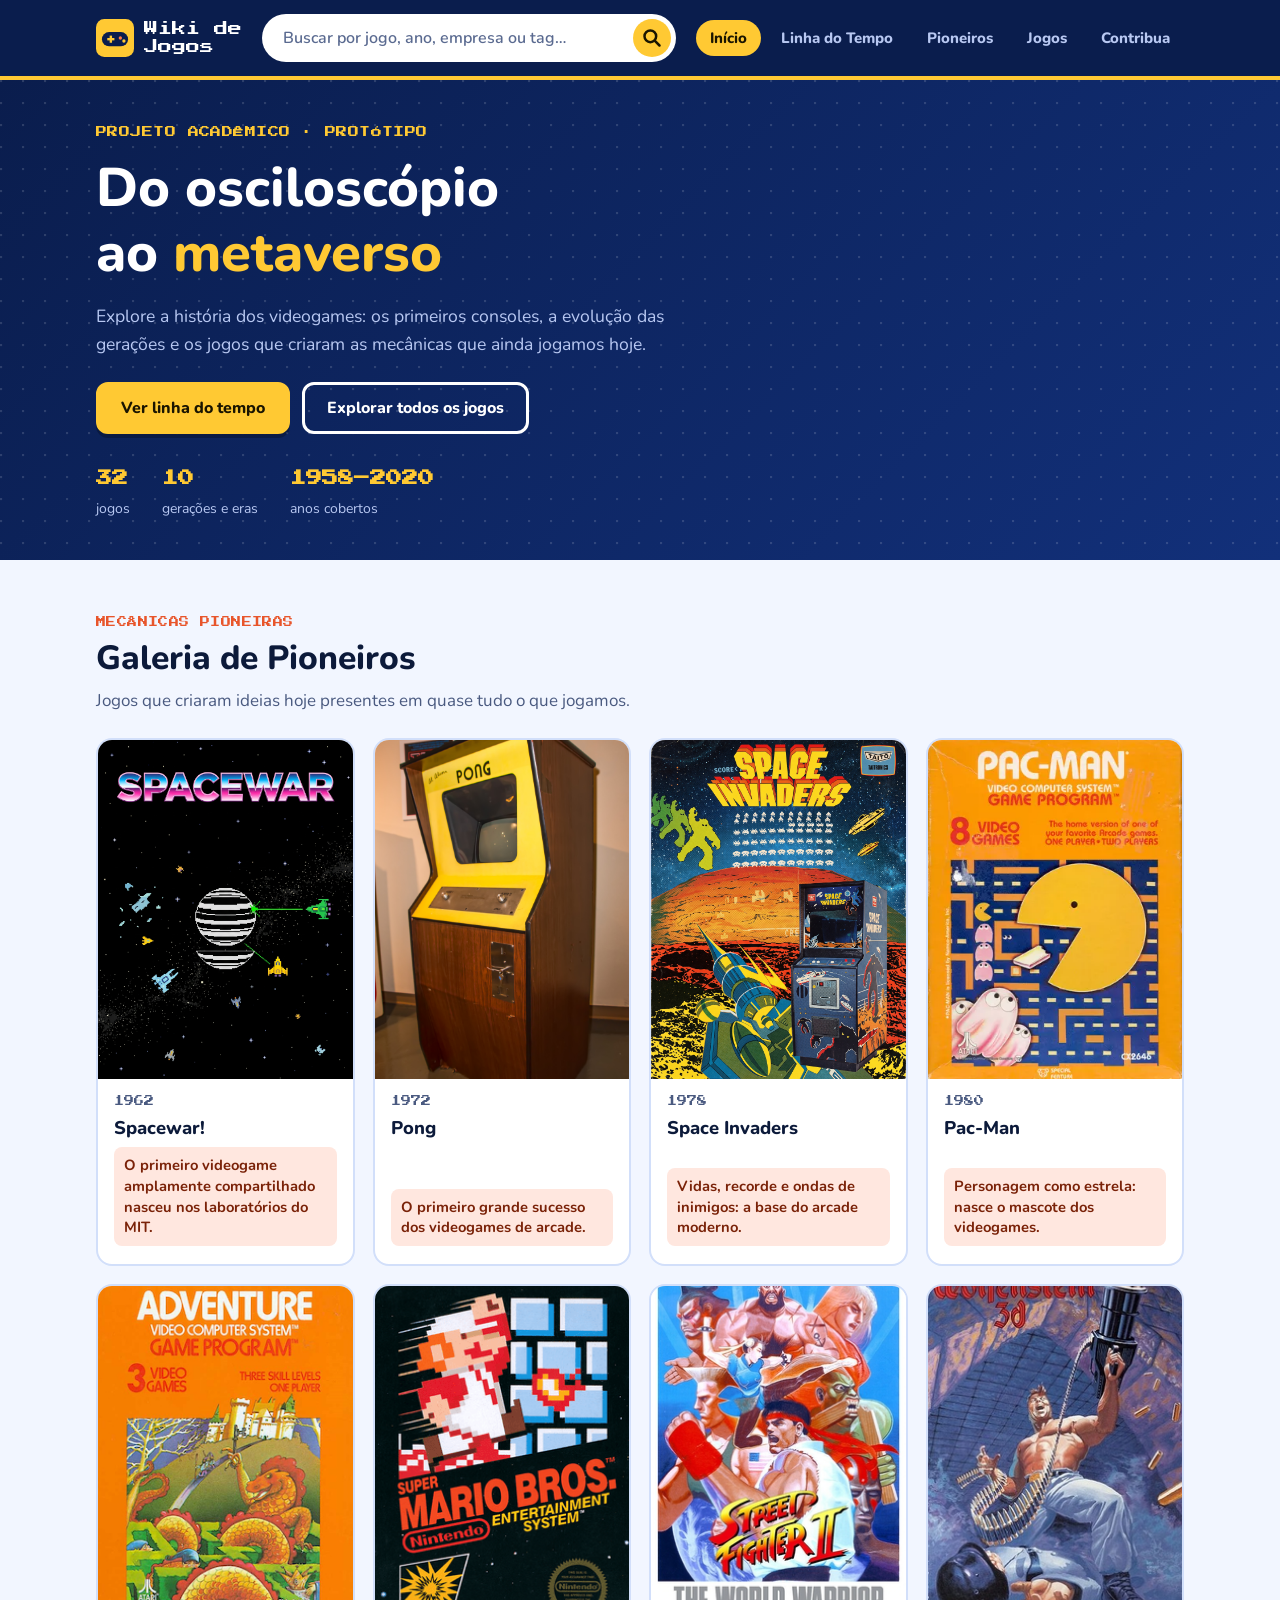
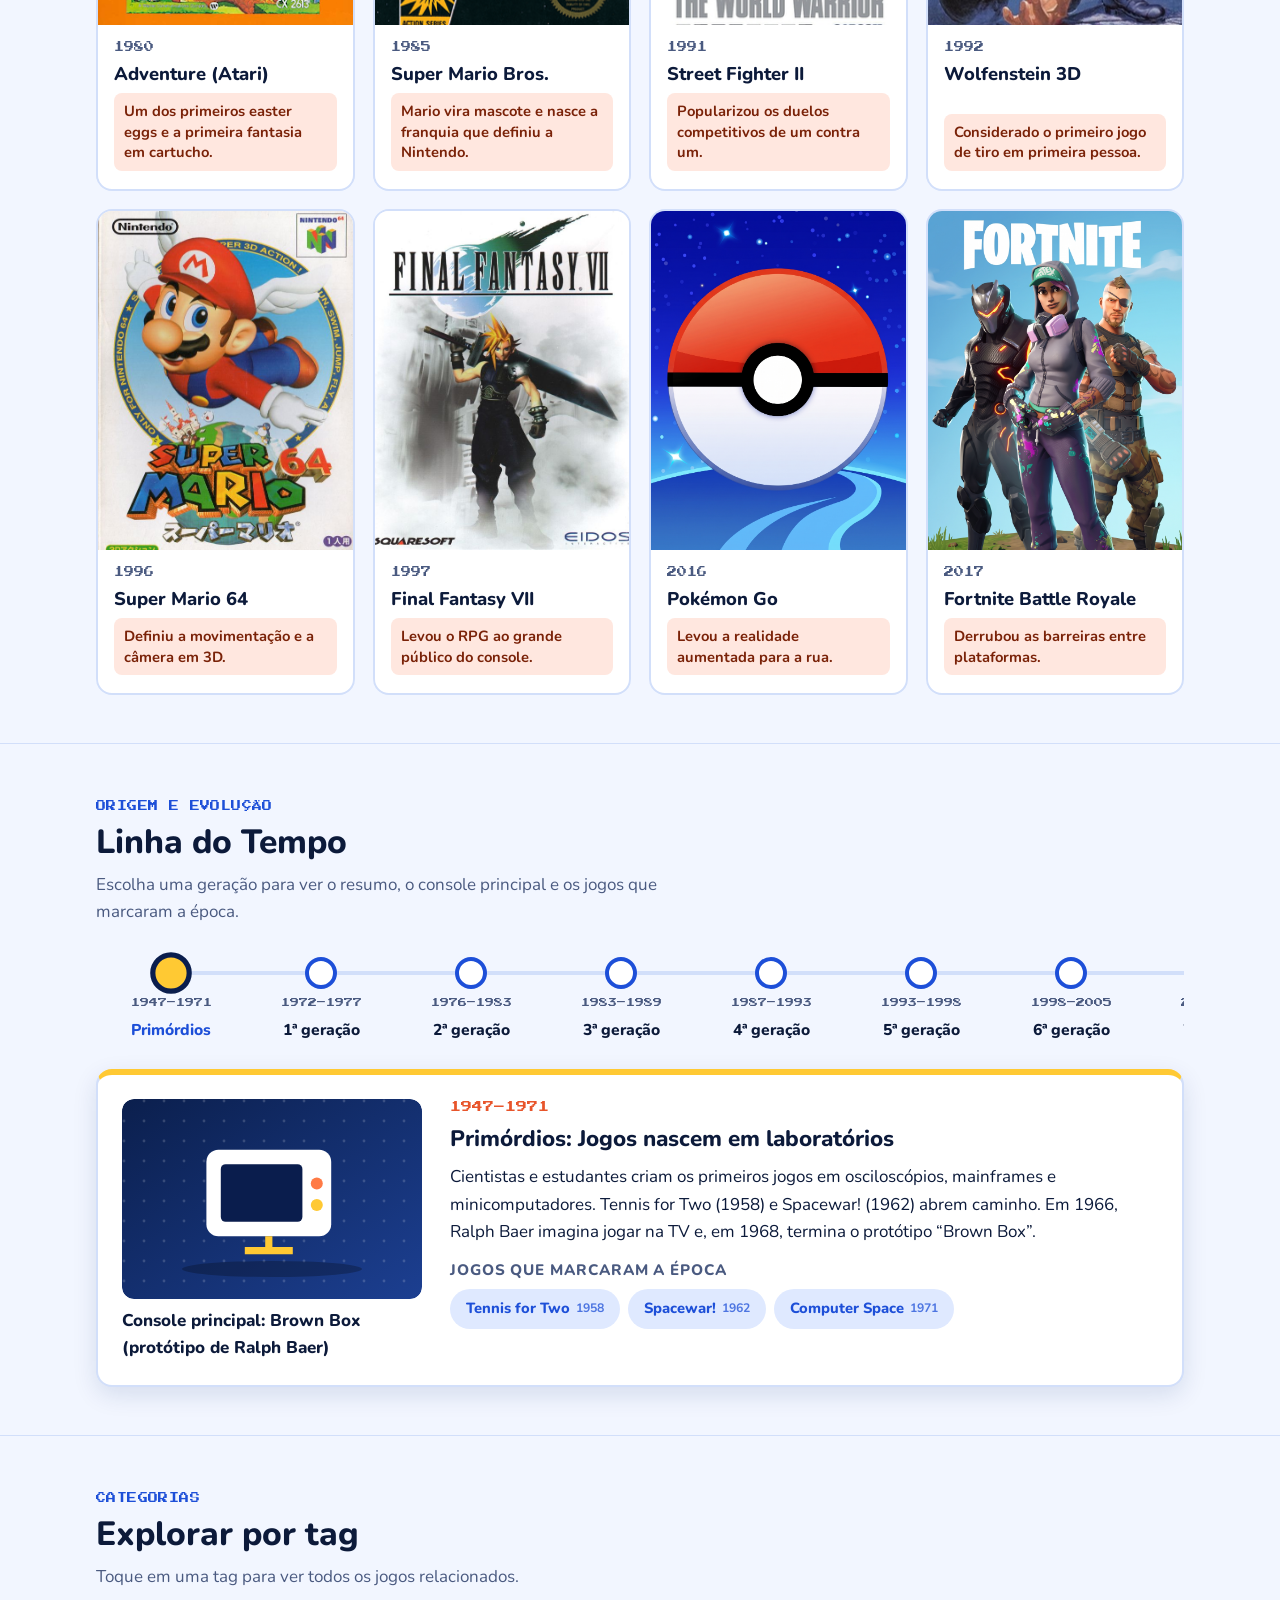
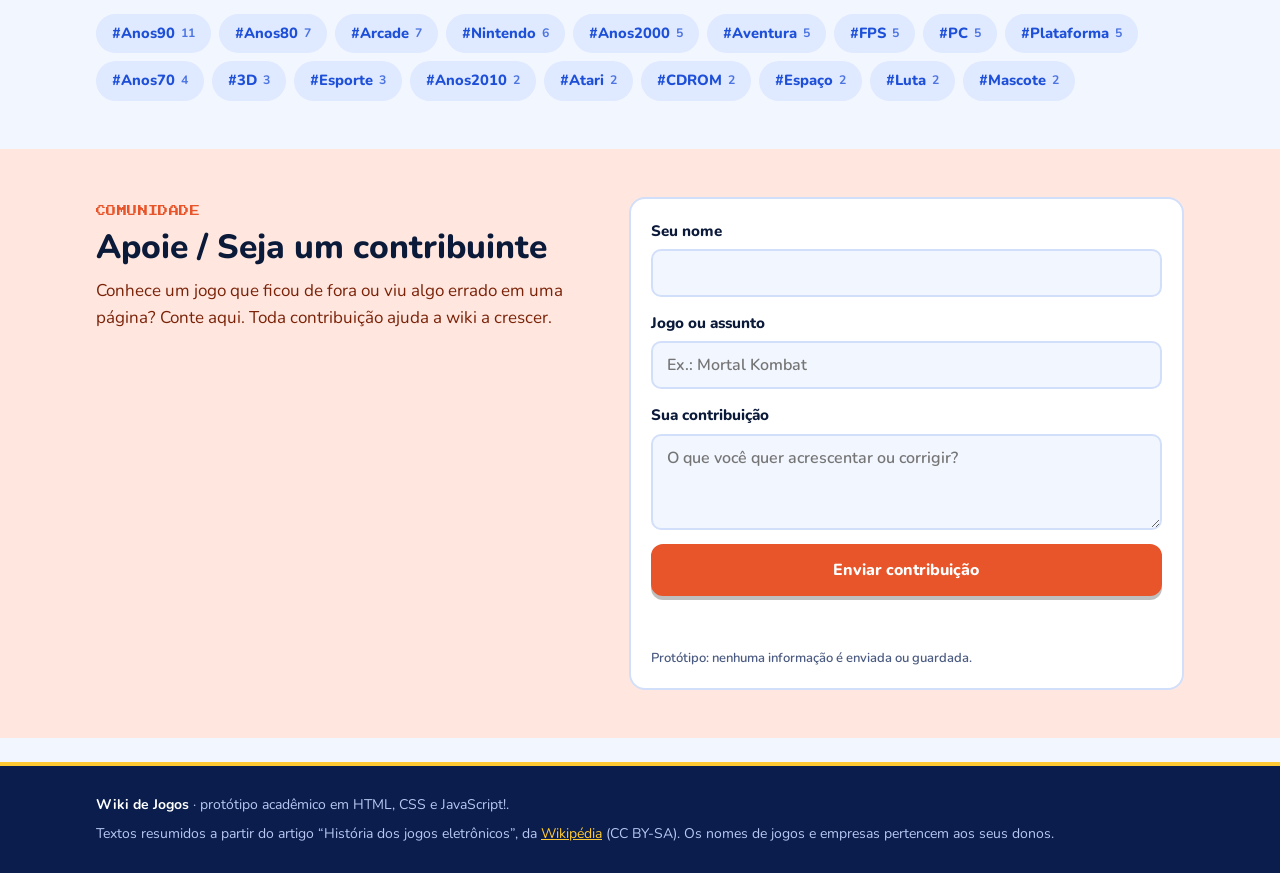
<file: index.html>
<!doctype html>
<html lang="pt-BR">
<head>
<meta charset="utf-8">
<meta name="viewport" content="width=device-width, initial-scale=1">
<title>Wiki de Jogos</title>
<meta name="description" content="Protótipo de wiki sobre a história dos videogames: consoles, gerações e jogos pioneiros.">
<link rel="preconnect" href="https://fonts.googleapis.com">
<link rel="preconnect" href="https://fonts.gstatic.com" crossorigin>
<link rel="stylesheet" href="https://fonts.googleapis.com/css2?family=Nunito:wght@400;600;700;800&family=Press+Start+2P&display=swap">
<link rel="stylesheet" href="css/style.css">
</head>
<body>
<a class="skip" href="#app">Pular para o conteúdo</a>

<header class="topbar">
  <div class="wrap topbar-in">
    <a class="brand" href="#/" aria-label="Wiki de Jogos, página inicial">
      <svg width="38" height="38" viewBox="0 0 64 64" aria-hidden="true">
        <rect width="64" height="64" rx="14" fill="#ffc933"/>
        <rect x="10" y="22" width="44" height="24" rx="12" fill="#0a1d4d"/>
        <rect x="19" y="32" width="12" height="4" fill="#ffc933"/>
        <rect x="23" y="28" width="4" height="12" fill="#ffc933"/>
        <circle cx="41" cy="32" r="2.8" fill="#ff7a45"/>
        <circle cx="47" cy="37" r="2.8" fill="#ffc933"/>
      </svg>
      <span>Wiki de<br>Jogos</span>
    </a>

    <form class="busca" id="form-busca" role="search" autocomplete="off">
      <label for="q" class="sr-only">Buscar jogos</label>
      <input id="q" type="search" placeholder="Buscar por jogo, ano, empresa ou tag…" role="combobox" aria-expanded="false" aria-controls="sugestoes" aria-autocomplete="list" enterkeyhint="search">
      <button type="submit" aria-label="Buscar">
        <svg width="20" height="20" viewBox="0 0 24 24" fill="none" stroke="currentColor" stroke-width="3" stroke-linecap="round" aria-hidden="true"><circle cx="10" cy="10" r="7"/><path d="M15.5 15.5L21 21"/></svg>
      </button>
      <ul id="sugestoes" class="sugestoes" role="listbox" aria-label="Sugestões de jogos" hidden></ul>
    </form>

    <nav class="menu" aria-label="Principal">
      <a href="#/" data-nav="home">Início</a>
      <a href="#/secao/linha-do-tempo" data-nav="linha-do-tempo">Linha do Tempo</a>
      <a href="#/secao/pioneiros" data-nav="pioneiros">Pioneiros</a>
      <a href="#/jogos" data-nav="jogos">Jogos</a>
      <a href="#/secao/apoie" data-nav="apoie">Contribua</a>
    </nav>
  </div>
</header>

<main id="app" tabindex="-1">
  <p class="carregando">Carregando a wiki…</p>
</main>

<footer class="rodape">
  <div class="wrap">
    <p><strong>Wiki de Jogos</strong> · protótipo acadêmico em HTML, CSS e JavaScript!.</p>
    <p>Textos resumidos a partir do artigo “História dos jogos eletrônicos”, da <a href="https://pt.wikipedia.org/wiki/Hist%C3%B3ria_dos_jogos_eletr%C3%B4nicos">Wikipédia</a> (CC BY-SA). Os nomes de jogos e empresas pertencem aos seus donos.</p>
  </div>
</footer>

<script src="data/games-data.js"></script>
<script src="js/app.js"></script>
</body>
</html>
</file>
<file: css/style.css>
/* Wiki de Jogos — layout: topo azul-marinho, conteúdo claro em blocos largos,
   amarelo para ações e destaques, laranja/coral só para ênfase (pioneiros, "Você sabia?", contribuição). */

:root {
  --bg: #f2f6ff;
  --surface: #ffffff;
  --surface-2: #e7efff;
  --ink: #0c1a3a;
  --muted: #4a5a80;
  --line: #d2dffa;
  --navy: #0a1d4d;
  --navy-2: #12307a;
  --blue: #1d4fd8;
  --blue-soft: #dfe9ff;
  --on-navy: #ffffff;
  --on-navy-muted: #b8c8f2;
  --yellow: #ffc933;
  --on-yellow: #1a1500;
  --yellow-soft: #fff3c2;
  --warm: #e8552b;
  --warm-soft: #ffe7df;
  --warm-ink: #7a2208;
  --focus: #1d4fd8;
  --shadow: 0 8px 24px rgba(12, 40, 110, .12);
  --radius: 16px;
  --font-body: "Nunito", system-ui, -apple-system, "Segoe UI", Roboto, sans-serif;
  --font-pixel: "Press Start 2P", ui-monospace, "Courier New", monospace;
}

@media (prefers-color-scheme: dark) {
  :root:not([data-theme="light"]) {
    --bg: #060f29;
    --surface: #0d1c45;
    --surface-2: #132a63;
    --ink: #e9f0ff;
    --muted: #a9b9e0;
    --line: #223a78;
    --navy: #081a48;
    --navy-2: #12307a;
    --blue: #7ea6ff;
    --blue-soft: #15306e;
    --yellow-soft: #3a3006;
    --warm: #ff8a63;
    --warm-soft: #3d1b12;
    --warm-ink: #ffc2ab;
    --focus: #ffc933;
    --shadow: 0 8px 24px rgba(0, 0, 0, .45);
    color-scheme: dark;
  }
}

:root[data-theme="dark"] {
  --bg: #060f29;
  --surface: #0d1c45;
  --surface-2: #132a63;
  --ink: #e9f0ff;
  --muted: #a9b9e0;
  --line: #223a78;
  --navy: #081a48;
  --navy-2: #12307a;
  --blue: #7ea6ff;
  --blue-soft: #15306e;
  --yellow-soft: #3a3006;
  --warm: #ff8a63;
  --warm-soft: #3d1b12;
  --warm-ink: #ffc2ab;
  --focus: #ffc933;
  --shadow: 0 8px 24px rgba(0, 0, 0, .45);
  color-scheme: dark;
}

*, *::before, *::after { box-sizing: border-box; }

html { scroll-behavior: smooth; }

body {
  margin: 0;
  background: var(--bg);
  color: var(--ink);
  font-family: var(--font-body);
  font-size: 17px;
  line-height: 1.6;
  -webkit-font-smoothing: antialiased;
}

img, svg { max-width: 100%; }

a { color: var(--blue); }
a:hover { text-decoration-thickness: 2px; }

:focus-visible { outline: 3px solid var(--focus); outline-offset: 2px; border-radius: 6px; }

h1, h2, h3, h4 { line-height: 1.2; margin: 0; text-wrap: balance; font-weight: 800; }
p { margin: 0; }
ul { margin: 0; padding: 0; list-style: none; }

.sr-only {
  position: absolute; width: 1px; height: 1px; margin: -1px; padding: 0;
  overflow: hidden; clip: rect(0, 0, 0, 0); white-space: nowrap; border: 0;
}

.skip {
  position: absolute; left: 16px; top: -60px; z-index: 50;
  background: var(--yellow); color: var(--on-yellow); font-weight: 800;
  padding: 10px 16px; border-radius: 10px; text-decoration: none;
}
.skip:focus { top: 12px; }

.wrap {
  width: 100%;
  max-width: 1120px;
  margin-inline: auto;
  padding-left: max(16px, env(safe-area-inset-left, 0px));
  padding-right: max(16px, env(safe-area-inset-right, 0px));
}

/* ---------- topo ---------- */
.topbar { background: var(--navy); color: var(--on-navy); border-bottom: 4px solid var(--yellow); }
.topbar-in {
  display: grid;
  grid-template-columns: auto minmax(0, 1fr);
  gap: 12px 20px;
  align-items: center;
  padding-block: 14px 10px;
}
.brand {
  display: flex; align-items: center; gap: 10px;
  color: var(--on-navy); text-decoration: none;
  font-family: var(--font-pixel); font-size: 13px; line-height: 1.3;
}
.brand svg { flex: none; }

.busca { position: relative; grid-column: 1 / -1; grid-row: 2; }
.busca input {
  width: 100%; height: 48px;
  padding: 0 52px 0 18px;
  border: 3px solid transparent; border-radius: 999px;
  background: #ffffff; color: #0c1a3a;
  font: 600 16px var(--font-body);
}
.busca input::placeholder { color: #5a6a90; }
.busca input:focus { outline: none; border-color: var(--yellow); }
.busca button {
  position: absolute; right: 5px; top: 5px; width: 38px; height: 38px;
  border: 0; border-radius: 50%; cursor: pointer;
  background: var(--yellow); color: var(--on-yellow);
  display: grid; place-items: center;
}
.busca button:hover { filter: brightness(1.05); }

.sugestoes {
  position: absolute; z-index: 30; left: 0; right: 0; top: calc(100% + 6px);
  background: var(--surface); color: var(--ink);
  border: 2px solid var(--line); border-radius: 14px;
  box-shadow: var(--shadow); overflow: hidden;
}
.sugestoes li {
  display: flex; justify-content: space-between; align-items: baseline; gap: 12px;
  padding: 10px 16px; cursor: pointer;
}
.sugestoes li + li { border-top: 1px solid var(--line); }
.sugestoes li:hover, .sugestoes li[aria-selected="true"] { background: var(--yellow-soft); }
.sug-t { font-weight: 800; min-width: 0; overflow-wrap: anywhere; }
.sug-m { font-size: 13px; color: var(--muted); flex: none; }

.menu {
  grid-column: 1 / -1; grid-row: 3;
  display: flex; gap: 6px; overflow-x: auto; padding-bottom: 6px;
  scrollbar-width: thin;
}
.menu a {
  flex: none; color: var(--on-navy-muted); text-decoration: none;
  font-weight: 800; font-size: 15px; padding: 6px 14px; border-radius: 999px;
}
.menu a:hover { color: var(--on-navy); background: rgba(255, 255, 255, .12); }
.menu a[aria-current="page"] { background: var(--yellow); color: var(--on-yellow); }

@media (min-width: 900px) {
  .topbar-in { grid-template-columns: auto minmax(260px, 1fr) auto; padding-block: 14px; }
  .busca { grid-column: 2; grid-row: 1; }
  .menu { grid-column: 3; grid-row: 1; padding-bottom: 0; overflow: visible; }
  .brand { font-size: 14px; }
}

/* ---------- botões ---------- */
.btn {
  display: inline-flex; align-items: center; justify-content: center; gap: 8px;
  padding: 12px 22px; border-radius: 12px; border: 3px solid var(--yellow);
  background: var(--yellow); color: var(--on-yellow);
  font: 800 16px var(--font-body); text-decoration: none; cursor: pointer;
  box-shadow: 0 4px 0 rgba(0, 0, 0, .25);
  transition: transform .12s ease, box-shadow .12s ease;
}
.btn:hover { transform: translateY(-2px); box-shadow: 0 6px 0 rgba(0, 0, 0, .25); }
.btn:active { transform: translateY(2px); box-shadow: 0 1px 0 rgba(0, 0, 0, .25); }
.btn-ghost { background: transparent; color: var(--on-navy); border-color: var(--on-navy); box-shadow: none; }
.btn-ghost:hover { box-shadow: none; background: rgba(255, 255, 255, .12); }
.btn-warm { background: var(--warm); border-color: var(--warm); color: #ffffff; }
:root[data-theme="dark"] .btn-warm { color: #1a0800; }
@media (prefers-color-scheme: dark) { :root:not([data-theme="light"]) .btn-warm { color: #1a0800; } }

/* ---------- herói ---------- */
.hero {
  background:
    radial-gradient(circle at 1px 1px, rgba(255, 255, 255, .14) 1.4px, transparent 1.6px) 0 0 / 22px 22px,
    linear-gradient(135deg, var(--navy) 0%, var(--navy-2) 100%);
  color: var(--on-navy);
  overflow: hidden;
}
.hero-in { padding-block: 44px 40px; position: relative; }
.eyebrow {
  font-family: var(--font-pixel); font-size: 11px; line-height: 1.6;
  color: var(--yellow); letter-spacing: .04em; margin-bottom: 14px;
}
.hero h1 { font-size: clamp(2rem, 6vw, 3.4rem); max-width: 18ch; }
.hero h1 span { color: var(--yellow); }
.hero .lead { margin-top: 16px; max-width: 56ch; color: var(--on-navy-muted); font-size: 1.1rem; }
.hero-actions { display: flex; flex-wrap: wrap; gap: 12px; margin-top: 24px; }
.stats { display: flex; flex-wrap: wrap; gap: 12px 32px; margin-top: 32px; }
.stats li { display: flex; flex-direction: column; }
.stats strong { font-family: var(--font-pixel); font-size: 16px; color: var(--yellow); font-variant-numeric: tabular-nums; }
.stats span { font-size: 14px; color: var(--on-navy-muted); margin-top: 6px; }

/* ---------- blocos ---------- */
.bloco { padding-block: 48px; }
.bloco + .bloco { border-top: 1px solid var(--line); }
.bloco-head { margin-bottom: 24px; max-width: 62ch; }
.bloco-head h2 { font-size: clamp(1.5rem, 4vw, 2.1rem); }
.bloco-head p { margin-top: 8px; color: var(--muted); }
.kicker {
  display: inline-block; margin-bottom: 8px;
  font-family: var(--font-pixel); font-size: 10px; letter-spacing: .04em; line-height: 1.5;
  color: var(--blue); text-transform: uppercase;
}
.kicker.warm { color: var(--warm); }

/* capa */
.capa { display: block; aspect-ratio: 3 / 4; width: 100%; max-width: 100%; overflow: hidden; border-radius: 12px; background: var(--navy); }
.capa svg, .capa img { display: block; width: 100%; height: 100%; object-fit: cover; }
.capa-t { font-family: var(--font-body); font-weight: 800; font-size: 23px; fill: #ffffff; }
.capa-a { font-family: var(--font-pixel); font-size: 17px; fill: #0a1d4d; }

/* galeria de pioneiros */
.galeria {
  display: grid; gap: 18px;
  grid-template-columns: repeat(auto-fill, minmax(min(100%, 210px), 1fr));
}
.card-pioneiro {
  display: flex; flex-direction: column; min-width: 0;
  background: var(--surface); border: 2px solid var(--line); border-radius: var(--radius);
  overflow: hidden; color: inherit; text-decoration: none;
  transition: transform .15s ease, box-shadow .15s ease, border-color .15s ease;
}
.card-pioneiro:hover { transform: translateY(-4px); box-shadow: var(--shadow); border-color: var(--yellow); }
.card-pioneiro .capa { border-radius: 0; }
.cp-body { padding: 14px 16px 18px; display: flex; flex-direction: column; gap: 8px; flex: 1; }
.cp-ano { font-family: var(--font-pixel); font-size: 10px; color: var(--muted); }
.cp-body h3 { font-size: 1.15rem; }
.frase {
  background: var(--warm-soft); color: var(--warm-ink);
  font-weight: 700; font-size: .92rem; line-height: 1.4;
  padding: 8px 10px; border-radius: 8px; margin-top: auto;
}

/* linha do tempo */
.tl {
  display: flex; gap: 0; overflow-x: auto; padding: 8px 2px 18px;
  scroll-snap-type: x proximity; scrollbar-width: thin;
}
.tl-item {
  position: relative; flex: 0 0 150px; scroll-snap-align: start;
  display: flex; flex-direction: column; align-items: center; gap: 8px;
  background: none; border: 0; cursor: pointer; color: var(--ink);
  padding: 0 6px; font: inherit;
}
.tl-item::before {
  content: ""; position: absolute; top: 14px; left: 0; right: 0; height: 4px; background: var(--line);
}
.tl-item:first-child::before { left: 50%; }
.tl-item:last-child::before { right: 50%; }
.tl-dot {
  position: relative; z-index: 1; width: 32px; height: 32px; border-radius: 50%;
  background: var(--surface); border: 4px solid var(--blue);
  transition: transform .15s ease, background .15s ease;
}
.tl-item:hover .tl-dot { transform: scale(1.15); }
.tl-item[aria-pressed="true"] .tl-dot { background: var(--yellow); border-color: var(--navy); transform: scale(1.3); }
:root[data-theme="dark"] .tl-item[aria-pressed="true"] .tl-dot { border-color: #ffffff; }
@media (prefers-color-scheme: dark) { :root:not([data-theme="light"]) .tl-item[aria-pressed="true"] .tl-dot { border-color: #ffffff; } }
.tl-anos { font-family: var(--font-pixel); font-size: 9px; line-height: 1.4; color: var(--muted); text-align: center; }
.tl-nome { font-weight: 800; font-size: .98rem; text-align: center; }
.tl-item[aria-pressed="true"] .tl-nome { color: var(--blue); }

.tl-panel {
  display: grid; gap: 20px; margin-top: 8px;
  background: var(--surface); border: 2px solid var(--line); border-top: 6px solid var(--yellow);
  border-radius: var(--radius); padding: 20px; box-shadow: var(--shadow);
}
.tl-visual { display: flex; flex-direction: column; gap: 8px; min-width: 0; }
.tl-visual svg, .tl-visual img { width: 100%; border-radius: 12px; display: block; }
.tl-visual .legenda { font-weight: 800; }
.tl-visual small { color: var(--muted); font-size: 13px; }
.tl-info { min-width: 0; display: flex; flex-direction: column; gap: 10px; }
.era-anos { font-family: var(--font-pixel); font-size: 11px; color: var(--warm); }
.tl-info h3 { font-size: 1.4rem; }
.tl-info h4 { font-size: .95rem; margin-top: 6px; color: var(--muted); text-transform: uppercase; letter-spacing: .06em; }
@media (min-width: 760px) {
  .tl-panel { grid-template-columns: minmax(0, 300px) minmax(0, 1fr); padding: 24px; gap: 28px; }
}

/* chips e tags */
.chips { display: flex; flex-wrap: wrap; gap: 8px; }
.chip {
  display: inline-flex; align-items: center; gap: 6px;
  padding: 6px 14px; border-radius: 999px; font-weight: 800; font-size: .92rem;
  text-decoration: none; background: var(--blue-soft); color: var(--blue);
  border: 2px solid transparent; font-family: inherit; cursor: pointer;
}
.chip:hover { border-color: var(--yellow); }
.chip small { font-weight: 700; opacity: .75; }
.chip.on { background: var(--yellow); color: var(--on-yellow); }
.chip.tag { background: var(--yellow-soft); color: var(--ink); border-color: var(--yellow); }
.chip.tag:hover { background: var(--yellow); color: var(--on-yellow); }

/* contribuição */
.apoie { background: var(--warm-soft); border-top: 0 !important; }
.apoie-grid { display: grid; gap: 28px; }
.apoie h2 { font-size: clamp(1.5rem, 4vw, 2.1rem); }
.apoie p.sub { margin-top: 10px; max-width: 48ch; color: var(--warm-ink); }
.form { display: grid; gap: 14px; background: var(--surface); padding: 20px; border-radius: var(--radius); border: 2px solid var(--line); }
.form label { display: grid; gap: 6px; font-weight: 800; font-size: .95rem; }
.form input, .form textarea {
  width: 100%; padding: 11px 14px; font: 600 16px var(--font-body);
  background: var(--bg); color: var(--ink); border: 2px solid var(--line); border-radius: 10px;
}
.form textarea { resize: vertical; min-height: 96px; }
.form input:focus, .form textarea:focus { outline: none; border-color: var(--blue); }
.form-msg { font-weight: 800; min-height: 1.4em; }
.form-msg.ok { color: #0d7a3f; }
.form-msg.erro { color: var(--warm); }
:root[data-theme="dark"] .form-msg.ok { color: #5fe0a0; }
@media (prefers-color-scheme: dark) { :root:not([data-theme="light"]) .form-msg.ok { color: #5fe0a0; } }
.dica { font-size: 13px; color: var(--muted); font-weight: 600; }
@media (min-width: 860px) { .apoie-grid { grid-template-columns: minmax(0, 1fr) minmax(0, 1.1fr); align-items: start; } }

/* ---------- páginas internas ---------- */
.pagina { padding-block: 28px 56px; }
.migalhas { display: flex; flex-wrap: wrap; gap: 6px 8px; font-size: 14px; color: var(--muted); margin-bottom: 20px; }
.migalhas a { color: var(--blue); font-weight: 700; }

.cat-head h1 { font-size: clamp(1.7rem, 5vw, 2.4rem); }
.cat-head p { color: var(--muted); margin-top: 6px; }
.filtros { display: grid; gap: 10px; margin: 20px 0 24px; }
.filtros h2 { font-size: .8rem; text-transform: uppercase; letter-spacing: .08em; color: var(--muted); }

.grade {
  display: grid; gap: 16px;
  grid-template-columns: repeat(auto-fill, minmax(min(100%, 250px), 1fr));
}
.card-jogo {
  display: grid; grid-template-columns: 86px minmax(0, 1fr); gap: 14px; align-items: start;
  background: var(--surface); border: 2px solid var(--line); border-radius: var(--radius);
  padding: 12px; color: inherit; text-decoration: none;
  transition: transform .15s ease, border-color .15s ease, box-shadow .15s ease;
}
.card-jogo:hover { transform: translateY(-3px); border-color: var(--yellow); box-shadow: var(--shadow); }
.card-jogo h3 { font-size: 1.05rem; overflow-wrap: anywhere; }
.card-jogo .meta { font-size: 13px; color: var(--muted); margin-top: 2px; }
.card-jogo .mini { display: flex; flex-wrap: wrap; gap: 4px; margin-top: 8px; }
.mini span { font-size: 12px; font-weight: 800; padding: 2px 8px; border-radius: 999px; background: var(--yellow-soft); }
.vazio { padding: 28px; text-align: center; color: var(--muted); border: 2px dashed var(--line); border-radius: var(--radius); }

/* página do jogo */
.jogo-topo { display: grid; gap: 24px; }
.jogo-capa { margin: 0; max-width: 260px; width: 100%; }
.jogo-capa .capa { box-shadow: var(--shadow); border: 3px solid var(--yellow); border-radius: 14px; }
.jogo-capa figcaption { font-size: 13px; color: var(--muted); margin-top: 6px; }
.jogo-intro { min-width: 0; display: flex; flex-direction: column; gap: 10px; }
.jogo-intro h1 { font-size: clamp(1.9rem, 6vw, 2.8rem); overflow-wrap: anywhere; }
.rotulo { font-size: .8rem; text-transform: uppercase; letter-spacing: .08em; color: var(--muted); font-weight: 800; margin-top: 8px; }
.sinopse { font-size: 1.1rem; max-width: 62ch; }
.selo {
  align-self: flex-start; background: var(--warm); color: #ffffff;
  padding: 8px 14px; border-radius: 10px; font-weight: 800; font-size: .95rem; max-width: 62ch;
}
:root[data-theme="dark"] .selo { color: #1a0800; }
@media (prefers-color-scheme: dark) { :root:not([data-theme="light"]) .selo { color: #1a0800; } }
@media (min-width: 720px) { .jogo-topo { grid-template-columns: 260px minmax(0, 1fr); gap: 36px; align-items: start; } }

.secao { margin-top: 36px; }
.secao > h2 { font-size: 1.4rem; margin-bottom: 14px; }

.ficha { display: grid; gap: 12px; grid-template-columns: repeat(auto-fit, minmax(min(100%, 220px), 1fr)); }
.ficha div {
  background: var(--surface); border: 2px solid var(--line); border-top: 5px solid var(--yellow);
  border-radius: 12px; padding: 12px 16px; min-width: 0;
}
.ficha dt { font-size: .75rem; text-transform: uppercase; letter-spacing: .08em; color: var(--muted); font-weight: 800; }
.ficha dd { margin: 4px 0 0; font-weight: 800; font-size: 1.05rem; overflow-wrap: anywhere; }

.mecanicas { display: grid; gap: 10px; }
.mecanicas li {
  display: flex; gap: 12px; align-items: flex-start;
  background: var(--blue-soft); border-radius: 12px; padding: 12px 16px; font-weight: 700;
}
.mecanicas li::before {
  content: ""; flex: none; width: 12px; height: 12px; margin-top: 7px;
  background: var(--yellow); border: 3px solid var(--navy-2); border-radius: 3px;
}

.sabia {
  background: var(--yellow-soft); border: 2px solid var(--yellow); border-radius: var(--radius); padding: 18px 20px;
}
.sabia h2 { font-size: 1.1rem; color: var(--warm); font-family: var(--font-pixel); font-weight: 400; line-height: 1.5; }
.sabia ul { margin-top: 10px; padding-left: 22px; list-style: disc; font-weight: 700; }

.jogar {
  display: flex; flex-wrap: wrap; align-items: center; justify-content: space-between; gap: 12px;
  background: var(--blue-soft); border: 2px solid var(--line); border-left: 6px solid var(--yellow);
  border-radius: 12px; padding: 16px 20px; font-weight: 700;
}
.jogar.vazio { border-style: dashed; border-left-style: dashed; color: var(--muted); }

/* comentários */
.comentarios .form { max-width: 640px; }
.com-lista { display: grid; gap: 12px; margin-top: 20px; max-width: 640px; }
.com {
  display: grid; grid-template-columns: 40px minmax(0, 1fr); gap: 12px;
  background: var(--surface); border: 2px solid var(--line); border-radius: 12px; padding: 12px 14px;
}
.com-av {
  width: 40px; height: 40px; border-radius: 50%; display: grid; place-items: center;
  background: var(--yellow); color: var(--on-yellow); font-weight: 800;
}
.com-meta { font-size: 13px; color: var(--muted); }
.com-meta strong { color: var(--ink); font-size: 15px; }
.com p.texto { overflow-wrap: anywhere; white-space: pre-wrap; }

/* rodapé */
.rodape { background: var(--navy); color: var(--on-navy-muted); margin-top: 24px; border-top: 4px solid var(--yellow); }
.rodape .wrap { padding-block: 28px; font-size: 14px; display: grid; gap: 6px; }
.rodape strong { color: var(--on-navy); }
.rodape a { color: var(--yellow); }

.carregando { padding: 60px 16px; text-align: center; color: var(--muted); }

@media (prefers-reduced-motion: reduce) {
  html { scroll-behavior: auto; }
  *, *::before, *::after { transition: none !important; animation: none !important; }
}
</file>
